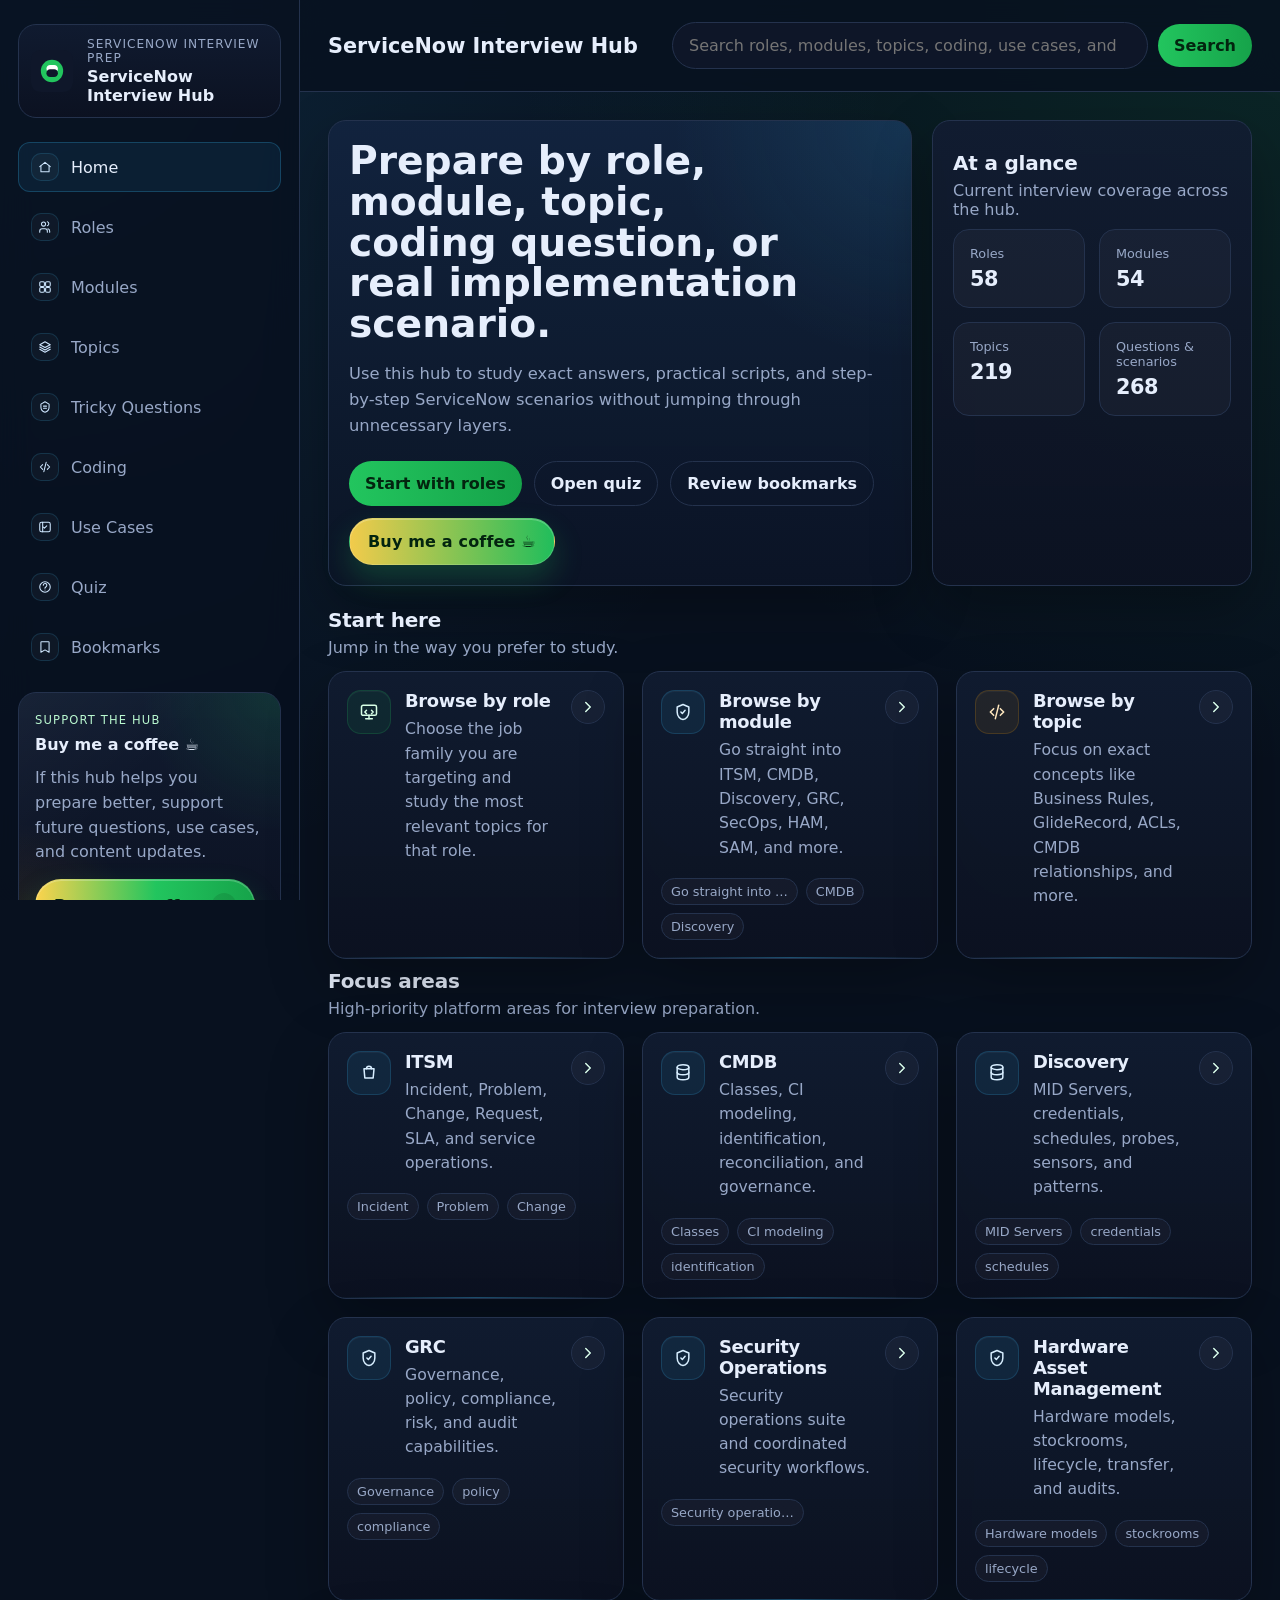
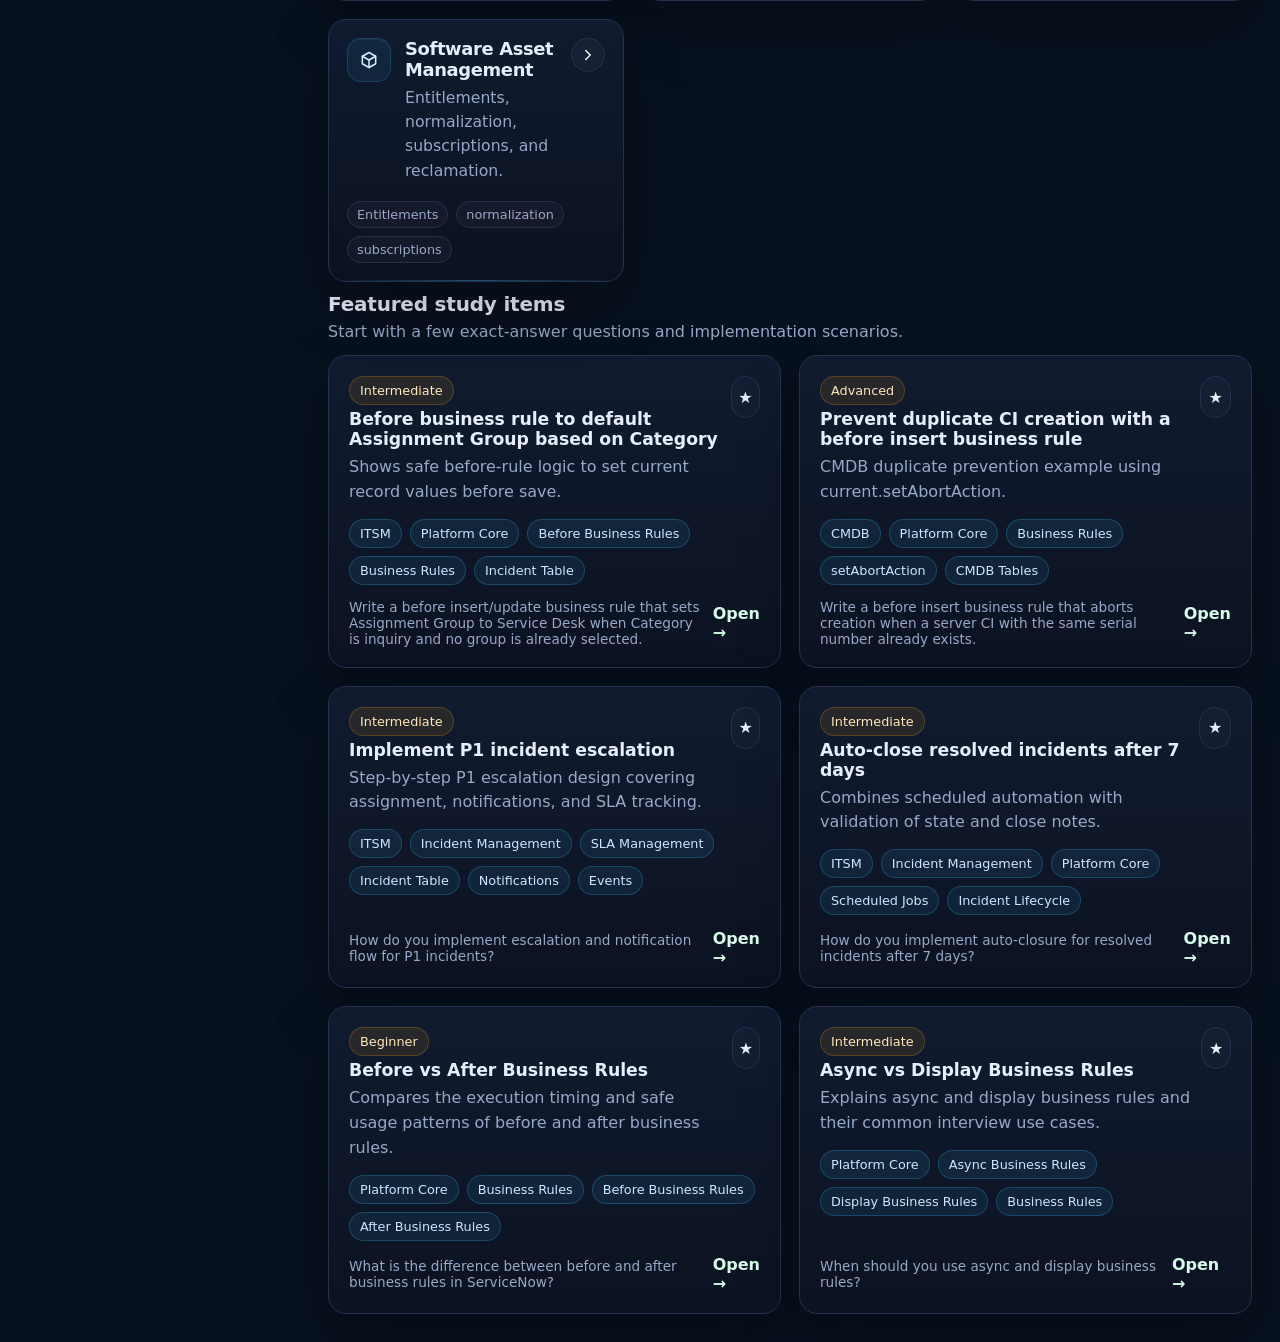
<file: index.html>
<!DOCTYPE html>
<html lang="en">
<head>
  <meta charset="UTF-8" />
  <meta name="viewport" content="width=device-width, initial-scale=1.0" />
  <title>ServiceNow Interview Hub</title>
  <meta name="description" content="ServiceNow interview hub with roles, modules, topics, coding questions, use cases, quiz mode, bookmarks, and analytics." />
  <meta name="theme-color" content="#0b1220" />

  <meta property="og:title" content="ServiceNow Interview Hub" />
  <meta property="og:description" content="Structured ServiceNow interview prep with focused topics, interview questions, quizzes, and tricky scenarios." />
  <meta property="og:image" content="https://tejaswi2299.github.io/ServiceNow_Interview_Hub/assets/images/servicenow-preview.png" />
  <meta property="og:url" content="https://tejaswi2299.github.io/ServiceNow_Interview_Hub/" />
  <meta property="og:type" content="website" />
  <meta property="og:site_name" content="ServiceNow Interview Hub" />

  <meta name="twitter:card" content="summary_large_image" />
  <meta name="twitter:title" content="ServiceNow Interview Hub" />
  <meta name="twitter:description" content="Structured ServiceNow interview prep with focused topics, interview questions, quizzes, and tricky scenarios." />
  <meta name="twitter:image" content="https://tejaswi2299.github.io/ServiceNow_Interview_Hub/assets/images/servicenow-preview.png" />

  <!-- This is a comment
<link rel="icon" href="assets/images/favicon.ico" />  -->
  <link rel="icon" href="assets/images/servicenow-logo.svg" type="image/svg+xml" />
  <link rel="stylesheet" href="assets/css/styles.css" />
  <link rel="stylesheet" href="assets/css/theme.css" />
  <link rel="stylesheet" href="assets/css/responsive.css" />
  <script async src="https://www.googletagmanager.com/gtag/js?id=G-YMEYJNYHR7"></script>
  <script>
    window.dataLayer = window.dataLayer || [];
    function gtag(){dataLayer.push(arguments);}
    gtag('js', new Date());
    gtag('config', 'G-YMEYJNYHR7');
  </script>
</head>
<body>
  <div class="app-shell">
    <aside class="sidebar">
      <a class="brand" href="#/home" aria-label="ServiceNow Interview Hub home">
        <img src="assets/images/servicenow-logo.svg" alt="ServiceNow Interview Hub logo" class="brand-logo" />
        <div class="brand-copy">
          <span class="brand-eyebrow">ServiceNow interview prep</span>
          <strong>ServiceNow Interview Hub</strong>
        </div>
      </a>

      <nav class="sidebar-nav" aria-label="Primary">
        <a data-nav-link href="#/home"><span class="nav-link-content"><span class="nav-icon"><svg viewBox="0 0 24 24" fill="none" stroke="currentColor" stroke-width="1.8" stroke-linecap="round" stroke-linejoin="round"><path d="M3 11.5 12 4l9 7.5"/><path d="M5 10.5V20h14v-9.5"/></svg></span><span>Home</span></span></a>
        <a data-nav-link href="#/roles"><span class="nav-link-content"><span class="nav-icon"><svg viewBox="0 0 24 24" fill="none" stroke="currentColor" stroke-width="1.8" stroke-linecap="round" stroke-linejoin="round"><path d="M16 21v-2a4 4 0 0 0-4-4H7a4 4 0 0 0-4 4v2"/><circle cx="9.5" cy="7" r="3.5"/><path d="M20 21v-2a4 4 0 0 0-3-3.87"/><path d="M16 3.13a3.5 3.5 0 0 1 0 6.74"/></svg></span><span>Roles</span></span></a>
        <a data-nav-link href="#/modules"><span class="nav-link-content"><span class="nav-icon"><svg viewBox="0 0 24 24" fill="none" stroke="currentColor" stroke-width="1.8" stroke-linecap="round" stroke-linejoin="round"><rect x="3" y="3" width="8" height="8" rx="2"/><rect x="13" y="3" width="8" height="8" rx="2"/><rect x="3" y="13" width="8" height="8" rx="2"/><rect x="13" y="13" width="8" height="8" rx="2"/></svg></span><span>Modules</span></span></a>
        <a data-nav-link href="#/topics"><span class="nav-link-content"><span class="nav-icon"><svg viewBox="0 0 24 24" fill="none" stroke="currentColor" stroke-width="1.8" stroke-linecap="round" stroke-linejoin="round"><path d="M12 3 3 8l9 5 9-5-9-5Z"/><path d="m3 12 9 5 9-5"/><path d="m3 16 9 5 9-5"/></svg></span><span>Topics</span></span></a>
        <a data-nav-link href="#/tricky"><span class="nav-link-content"><span class="nav-icon"><svg viewBox="0 0 24 24" fill="none" stroke="currentColor" stroke-width="1.8" stroke-linecap="round" stroke-linejoin="round"><path d="M12 3l7 4v5c0 4.4-2.7 7.8-7 9-4.3-1.2-7-4.6-7-9V7l7-4Z"/><path d="M9.5 10.5h5"/><path d="M9.5 14h5"/></svg></span><span>Tricky Questions</span></span></a>
        <a data-nav-link href="#/coding"><span class="nav-link-content"><span class="nav-icon"><svg viewBox="0 0 24 24" fill="none" stroke="currentColor" stroke-width="1.8" stroke-linecap="round" stroke-linejoin="round"><path d="m8 16-4-4 4-4"/><path d="m16 8 4 4-4 4"/><path d="m14 4-4 16"/></svg></span><span>Coding</span></span></a>
        <a data-nav-link href="#/use-cases"><span class="nav-link-content"><span class="nav-icon"><svg viewBox="0 0 24 24" fill="none" stroke="currentColor" stroke-width="1.8" stroke-linecap="round" stroke-linejoin="round"><path d="M9 12l2 2 4-4"/><rect x="3" y="4" width="18" height="16" rx="3"/><path d="M8 4v16"/></svg></span><span>Use Cases</span></span></a>
        <a data-nav-link href="#/quiz"><span class="nav-link-content"><span class="nav-icon"><svg viewBox="0 0 24 24" fill="none" stroke="currentColor" stroke-width="1.8" stroke-linecap="round" stroke-linejoin="round"><circle cx="12" cy="12" r="9"/><path d="M9.09 9a3 3 0 1 1 5.82 1c0 2-3 2-3 4"/><path d="M12 17h.01"/></svg></span><span>Quiz</span></span></a>
        <a data-nav-link href="#/bookmarks"><span class="nav-link-content"><span class="nav-icon"><svg viewBox="0 0 24 24" fill="none" stroke="currentColor" stroke-width="1.8" stroke-linecap="round" stroke-linejoin="round"><path d="M6 3h12a1 1 0 0 1 1 1v17l-7-4-7 4V4a1 1 0 0 1 1-1Z"/></svg></span><span>Bookmarks</span></span></a>
      </nav>

      <section class="sidebar-panel support-cta-panel" aria-label="Support this project">
        <span class="support-kicker">Support the hub</span>
        <h3>Buy me a coffee ☕</h3>
        <p>If this hub helps you prepare better, support future questions, use cases, and content updates.</p>
        <a
          class="cashapp-button"
          href="https://cash.app/$TEJASWIREDDYAnapalli"
          target="_blank"
          rel="noopener noreferrer"
          data-support-link="cashapp"
          aria-label="Buy me a coffee on Cash App"
        >
          <span class="cashapp-button-text">Buy me a coffee</span>
          <span class="cashapp-button-icon" aria-hidden="true">↗</span>
        </a>
      </section>
    </aside>

    <div class="main-shell">
      <header class="topbar">
        <div class="topbar-left">
          <button class="mobile-nav-toggle" id="mobile-nav-toggle" aria-label="Toggle navigation">☰</button>
          <div>
            <p class="eyebrow">ServiceNow interview prep</p>
            <h1 id="page-title">ServiceNow Interview Hub</h1>
          </div>
        </div>

        <form id="global-search-form" class="global-search" role="search">
          <input id="global-search-input" type="search" placeholder="Search roles, modules, topics, coding, use cases, and tricky concepts..." aria-label="Search the interview hub" />
          <button type="submit">Search</button>
        </form>
      </header>

      <main id="app-main" class="page-content" aria-live="polite">
        <section class="loading-state card">
          <h2>Loading interview hub…</h2>
          <p>Preparing roles, modules, topics, coding questions, use cases, quiz data, and bookmarks.</p>
        </section>
      </main>
    </div>
  </div>

  <script type="module" src="assets/js/app.js"></script>
</body>
</html>
</file>
<file: assets/css/styles.css>
:root{
  --bg:#08111f;
  --surface:#0f172a;
  --surface-2:#111c31;
  --surface-3:#16243f;
  --border:#24324d;
  --text:#e6eefc;
  --muted:#98a8c7;
  --accent:#22c55e;
  --accent-2:#38bdf8;
  --accent-3:#f59e0b;
  --danger:#f87171;
  --shadow:0 24px 60px rgba(0,0,0,.28);
  --radius:18px;
  --radius-sm:12px;
  --max-width:1400px;
}
*{box-sizing:border-box}
html,body{margin:0;padding:0}
body{
  font-family:Inter, ui-sans-serif, system-ui, -apple-system, BlinkMacSystemFont, "Segoe UI", sans-serif;
  color:var(--text);
  background:
    radial-gradient(circle at top left, rgba(56,189,248,.12), transparent 28%),
    radial-gradient(circle at top right, rgba(34,197,94,.12), transparent 24%),
    var(--bg);
  min-height:100vh;
}
a{color:inherit;text-decoration:none}
button,input,select,textarea{font:inherit}
button{cursor:pointer}
img{max-width:100%;display:block}
code,pre{font-family:ui-monospace,SFMono-Regular,Menlo,Monaco,Consolas,monospace}
.app-shell{display:grid;grid-template-columns:300px minmax(0,1fr);min-height:100vh}
.sidebar{
  position:sticky;top:0;height:100vh;overflow:auto;
  border-right:1px solid var(--border);
  background:rgba(8,17,31,.82);
  backdrop-filter:blur(16px);
  padding:24px 18px;
}
.brand{
  display:flex;gap:14px;align-items:center;margin-bottom:24px;
  padding:14px;border:1px solid var(--border);border-radius:var(--radius);
  background:linear-gradient(180deg, rgba(17,28,49,.9), rgba(12,18,33,.9));
}
.brand-logo{width:54px;height:54px}
.brand-copy{display:flex;flex-direction:column;gap:2px}
.brand-eyebrow{color:var(--muted);font-size:.76rem;text-transform:uppercase;letter-spacing:.08em}
.brand strong{font-size:1.05rem}
.sidebar-nav{display:grid;gap:8px}
.sidebar-nav a{
  padding:12px 14px;border-radius:12px;color:var(--muted);
  border:1px solid transparent;transition:.2s ease;
}
.sidebar-nav a:hover,.sidebar-nav a.active{
  color:var(--text);
  border-color:rgba(56,189,248,.24);
  background:rgba(56,189,248,.08);
}

.nav-link-content{display:flex;align-items:center;gap:12px;min-width:0}
.nav-icon{
  display:inline-flex;align-items:center;justify-content:center;
  width:34px;height:34px;border-radius:12px;
  border:1px solid rgba(56,189,248,.16);
  background:rgba(255,255,255,.03);color:#cfe7ff;flex:0 0 auto;
}
.nav-icon svg{width:18px;height:18px}
.entity-card{
  position:relative;overflow:hidden;
  background:
    radial-gradient(circle at top right, rgba(56,189,248,.08), transparent 32%),
    linear-gradient(180deg, rgba(17,28,49,.96), rgba(12,18,33,.98));
}
.entity-card::after{
  content:'';position:absolute;inset:auto 0 0 0;height:1px;
  background:linear-gradient(90deg, transparent, rgba(56,189,248,.36), transparent);
}
.entity-card-top{display:flex;align-items:flex-start;gap:14px}
.entity-icon-wrap{
  width:52px;height:52px;border-radius:16px;display:inline-flex;align-items:center;justify-content:center;
  border:1px solid rgba(56,189,248,.18);background:rgba(56,189,248,.08);color:#d7eeff;flex:0 0 auto;
  box-shadow:inset 0 1px 0 rgba(255,255,255,.04);
}
.entity-icon-wrap.role{background:rgba(34,197,94,.08);border-color:rgba(34,197,94,.18);color:#d7ffe6}
.entity-icon-wrap.module{background:rgba(56,189,248,.08);border-color:rgba(56,189,248,.18)}
.entity-icon-wrap.topic{background:rgba(245,158,11,.08);border-color:rgba(245,158,11,.18);color:#ffe8bf}
.entity-icon{width:24px;height:24px}
.entity-copy{min-width:0}
.entity-copy h3,.entity-copy h2{margin:8px 0 6px}
.entity-metrics{display:flex;flex-wrap:wrap;gap:10px;margin-top:8px}
.metric-pill{
  display:inline-flex;align-items:flex-end;gap:8px;padding:10px 12px;border-radius:14px;
  background:rgba(255,255,255,.035);border:1px solid var(--border);min-width:92px;
}
.metric-pill strong{font-size:1rem;line-height:1;color:var(--text)}
.metric-pill span{font-size:.78rem;color:var(--muted);line-height:1.1}
.metric-pill.green{background:rgba(34,197,94,.08);border-color:rgba(34,197,94,.18)}
.entity-detail-hero{margin-bottom:18px}
.entity-detail-hero .entity-icon-wrap{width:60px;height:60px;border-radius:18px}
.entity-detail-hero .entity-copy h2{font-size:1.4rem}
.stat-tile strong{letter-spacing:-.02em}

.sidebar-panel{
  margin-top:20px;padding:16px;border-radius:var(--radius);
  background:rgba(15,23,42,.92);border:1px solid var(--border);
}
.sidebar-panel h3{margin:0 0 12px;font-size:1rem}
.mini-stats{display:grid;grid-template-columns:1fr 1fr;gap:10px}
.mini-stats div{
  border:1px solid var(--border);border-radius:12px;padding:10px;
  background:rgba(255,255,255,.02);
}
.mini-stats span{display:block;color:var(--muted);font-size:.82rem}
.mini-stats strong{display:block;margin-top:4px;font-size:1rem}
.main-shell{min-width:0}
.topbar{
  display:flex;align-items:center;justify-content:space-between;gap:20px;
  padding:22px 28px;border-bottom:1px solid var(--border);
  position:sticky;top:0;z-index:10;background:rgba(8,17,31,.84);backdrop-filter:blur(16px);
}
.topbar-left{display:flex;align-items:center;gap:14px}
.mobile-nav-toggle{
  display:none;border:1px solid var(--border);background:var(--surface);color:var(--text);
  padding:10px 12px;border-radius:12px
}
.eyebrow{
  margin:0 0 4px;color:var(--muted);font-size:.72rem;
  text-transform:uppercase;letter-spacing:.08em
}
.topbar h1{margin:0;font-size:1.3rem}
.global-search{display:flex;gap:10px;align-items:center;min-width:min(580px,100%)}
.global-search input{
  width:100%;padding:13px 16px;border-radius:999px;border:1px solid var(--border);
  background:rgba(15,23,42,.95);color:var(--text)
}
.global-search button,.button-link,.button{
  border:none;border-radius:999px;padding:12px 16px;font-weight:600;
  background:linear-gradient(90deg, var(--accent), #16a34a);color:#03240f
}
.button.secondary{
  background:transparent;border:1px solid var(--border);color:var(--text)
}
.button-link{display:inline-flex;align-items:center;justify-content:center}
.page-content{
  max-width:var(--max-width);padding:28px;margin:0 auto;
}
.grid{display:grid;gap:18px}
.grid.cards-2{grid-template-columns:repeat(2,minmax(0,1fr))}
.grid.cards-3{grid-template-columns:repeat(3,minmax(0,1fr))}
.grid.cards-4{grid-template-columns:repeat(4,minmax(0,1fr))}
.card{
  background:linear-gradient(180deg, rgba(17,28,49,.92), rgba(12,18,33,.95));
  border:1px solid var(--border);border-radius:var(--radius);padding:20px;
  box-shadow:var(--shadow)
}
.card h2,.card h3,.card h4{margin-top:0}
.card p:last-child{margin-bottom:0}
.hero{
  display:grid;grid-template-columns:1.6fr 1fr;gap:20px;align-items:stretch;margin-bottom:22px
}
.hero-copy h2{font-size:2rem;line-height:1.08;margin-bottom:10px}
.hero-copy p{color:var(--muted);font-size:1.02rem;line-height:1.6}
.hero-actions{display:flex;flex-wrap:wrap;gap:12px;margin-top:18px}
.stat-grid{display:grid;grid-template-columns:repeat(2,minmax(0,1fr));gap:14px}
.stat-tile{
  padding:16px;border-radius:16px;background:rgba(255,255,255,.03);border:1px solid var(--border)
}
.stat-tile span{display:block;color:var(--muted);font-size:.8rem}
.stat-tile strong{display:block;margin-top:6px;font-size:1.45rem}
.section-header{
  display:flex;align-items:end;justify-content:space-between;gap:18px;margin:10px 0 14px
}
.section-header h2{margin:0;font-size:1.25rem}
.section-header p{margin:6px 0 0;color:var(--muted)}
.badges,.meta-inline{display:flex;gap:8px;flex-wrap:wrap}
.badge{
  display:inline-flex;align-items:center;gap:6px;
  border:1px solid rgba(56,189,248,.24);
  color:#cce7ff;background:rgba(56,189,248,.09);
  border-radius:999px;padding:6px 10px;font-size:.8rem
}
.badge.green{border-color:rgba(34,197,94,.24);background:rgba(34,197,94,.1);color:#cbfce0}
.badge.orange{border-color:rgba(245,158,11,.24);background:rgba(245,158,11,.1);color:#ffe7bc}
.badge.red{border-color:rgba(248,113,113,.24);background:rgba(248,113,113,.1);color:#ffd0d0}
.item-card{
  display:flex;flex-direction:column;gap:14px;min-height:100%
}
.item-card .title-row{
  display:flex;justify-content:space-between;gap:10px;align-items:start
}
.item-card h3{margin:0 0 6px;font-size:1.08rem}
.item-card p{margin:0;color:var(--muted);line-height:1.55}
.item-card .footer-row{
  margin-top:auto;display:flex;justify-content:space-between;align-items:center;gap:12px
}
.entity-card-footer{justify-content:flex-end}
.link-arrow{font-weight:600;color:#d8fcea}
.chevron-link{
  width:40px;height:40px;border-radius:999px;display:inline-flex;align-items:center;justify-content:center;
  border:1px solid var(--border);background:rgba(255,255,255,.03);color:#d8fcea
}
.chevron-link:hover{border-color:rgba(56,189,248,.35);background:rgba(56,189,248,.08)}
.card-chevron-icon{width:18px;height:18px}
.icon-button{
  width:42px;height:42px;border-radius:999px;border:1px solid var(--border);
  background:rgba(255,255,255,.02);color:var(--text)
}
.icon-button.active{border-color:rgba(245,158,11,.38);background:rgba(245,158,11,.12)}
.filters{
  display:grid;grid-template-columns:repeat(5,minmax(0,1fr));gap:12px;margin-bottom:18px
}
.filters label{display:flex;flex-direction:column;gap:8px;color:var(--muted);font-size:.85rem}
.filters select,.filters input{
  border-radius:12px;border:1px solid var(--border);background:var(--surface);color:var(--text);
  padding:12px 14px
}
.breadcrumbs{display:flex;gap:8px;flex-wrap:wrap;color:var(--muted);font-size:.92rem;margin-bottom:14px}
.breadcrumbs span.sep{opacity:.5}
.detail-layout{display:grid;grid-template-columns:minmax(0,1.4fr) 340px;gap:18px}
.detail-section{margin-bottom:18px}
.detail-section h3{margin:0 0 10px;font-size:1rem}
.detail-section ul,.detail-section ol{padding-left:1.1rem;color:var(--muted);line-height:1.7}
.detail-section li + li{margin-top:8px}
.detail-answer{
  color:var(--text);line-height:1.7;font-size:1rem;
  padding:16px;border-radius:16px;background:rgba(34,197,94,.08);border:1px solid rgba(34,197,94,.22)
}
pre.code-block{
  margin:0;padding:16px;overflow:auto;border-radius:16px;
  background:#08101d;border:1px solid var(--border);color:#d7e5ff
}
.two-col{display:grid;grid-template-columns:repeat(2,minmax(0,1fr));gap:18px}
.empty-state{text-align:center;padding:34px}
.empty-state p{color:var(--muted)}

.page-back-wrap{margin:0 0 14px 0}
.page-back-button{
  display:inline-flex;
  align-items:center;
  gap:8px;
  min-height:42px;
  padding:10px 16px;
  border-radius:12px;
  border:1px solid rgba(116,159,255,.22);
  background:rgba(10,22,48,.82);
  color:var(--text);
  font-weight:600;
  cursor:pointer;
  transition:all .18s ease;
  box-shadow:0 8px 24px rgba(0,0,0,.18);
}
.page-back-button:hover{
  border-color:rgba(116,159,255,.45);
  transform:translateY(-1px);
  background:rgba(14,30,60,.96);
}
.page-back-button:focus-visible{
  outline:2px solid rgba(77,208,225,.9);
  outline-offset:2px;
}

.quiz-shell{display:grid;gap:18px}
.quiz-question h3{margin:0 0 10px}
.quiz-choices{display:grid;gap:12px;margin-top:16px}
.quiz-choice{
  width:100%;text-align:left;border:1px solid var(--border);background:rgba(255,255,255,.02);
  color:var(--text);padding:14px 16px;border-radius:16px
}
.quiz-choice.selected{border-color:rgba(56,189,248,.45);background:rgba(56,189,248,.1)}
.quiz-progress{display:flex;justify-content:space-between;align-items:center;color:var(--muted);margin-bottom:10px}
.result-list{display:grid;gap:12px}
.result-item{padding:14px;border-radius:16px;border:1px solid var(--border);background:rgba(255,255,255,.02)}
.search-results{display:grid;gap:14px}
.search-result{padding:16px;border-radius:16px;border:1px solid var(--border);background:rgba(255,255,255,.02)}
.search-result h3{margin:0 0 8px}
.small{font-size:.85rem;color:var(--muted)}
.coverage-list{display:grid;gap:12px}
.coverage-row{display:flex;justify-content:space-between;gap:14px;align-items:center;padding:12px 14px;border:1px solid var(--border);border-radius:14px;background:rgba(255,255,255,.02)}
.loading-state,.narrow{max-width:720px;margin:0 auto}
.simple-page{display:grid;place-items:center;padding:30px}
.table-list{display:grid;gap:10px}
.table-list div{padding:12px 14px;border-radius:12px;background:rgba(255,255,255,.03);border:1px solid var(--border)}
hr.soft{border:none;border-top:1px solid var(--border);margin:18px 0}
.notice{
  padding:14px 16px;border-radius:16px;
  background:rgba(245,158,11,.1);border:1px solid rgba(245,158,11,.22);color:#ffe8bb
}


/* Wave 2 enterprise refresh */
.topbar{overflow:hidden}
.topbar-left{min-width:0}
.topbar h1{white-space:nowrap;overflow:hidden;text-overflow:ellipsis;max-width:100%}
.page-banner{margin-bottom:18px}
.accent-panel{
  background:
    radial-gradient(circle at top right, rgba(56,189,248,.12), transparent 32%),
    linear-gradient(180deg, rgba(18,35,62,.96), rgba(11,20,37,.98));
}
.enterprise-hero .card{min-height:100%}
.domain-grid{align-items:stretch}
.domain-card{
  border:1px solid rgba(56,189,248,.16);
  border-radius:16px;
  padding:16px;
  background:linear-gradient(180deg, rgba(255,255,255,.035), rgba(255,255,255,.015));
}
.domain-card h3{margin:8px 0 6px}
.domain-card p{margin:0;color:var(--muted)}
.notice{
  margin-top:18px;
  border:1px solid rgba(245,158,11,.22);
  background:rgba(245,158,11,.08);
  color:#ffe7bc;
  border-radius:16px;
  padding:16px 18px;
}
.coverage-row span:first-child{padding-right:14px}
.global-search input:focus,.filters select:focus,.filters input:focus{
  outline:none;
  border-color:rgba(56,189,248,.42);
  box-shadow:0 0 0 4px rgba(56,189,248,.10);
}
.item-card,.domain-card,.stat-tile,.sidebar-panel,.brand{transition:transform .18s ease,border-color .18s ease,background .18s ease}
.item-card:hover,.domain-card:hover,.stat-tile:hover{transform:translateY(-2px);border-color:rgba(56,189,248,.26)}
.section-header h2{letter-spacing:-.01em}
@media (max-width: 640px){
  .page-banner .stat-grid{grid-template-columns:1fr}
  .topbar h1{font-size:1.15rem}
}


.support-cta-panel{
  position:relative;
  overflow:hidden;
  background:
    radial-gradient(circle at top right, rgba(34,197,94,.14), transparent 38%),
    radial-gradient(circle at bottom left, rgba(245,158,11,.12), transparent 34%),
    linear-gradient(180deg, rgba(17,28,49,.96), rgba(12,18,33,.98));
}
.support-cta-panel::before{
  content:'';
  position:absolute;
  inset:0;
  pointer-events:none;
  background:linear-gradient(135deg, rgba(255,255,255,.03), transparent 40%);
}
.support-kicker{
  display:inline-flex;
  margin-bottom:8px;
  color:#b8f8cf;
  font-size:.72rem;
  text-transform:uppercase;
  letter-spacing:.1em;
}
.support-cta-panel p{
  color:var(--muted);
  line-height:1.55;
  margin:0 0 14px;
}
.cashapp-button,
.support-button{
  position:relative;
  display:inline-flex;
  align-items:center;
  justify-content:center;
  gap:10px;
  border-radius:999px;
  padding:13px 18px;
  font-weight:700;
  letter-spacing:.01em;
  color:#03240f;
  background:linear-gradient(90deg, #fcd34d, #22c55e 55%, #16a34a);
  box-shadow:0 14px 30px rgba(34,197,94,.24), inset 0 1px 0 rgba(255,255,255,.24);
  border:1px solid rgba(255,255,255,.15);
  transition:transform .18s ease, box-shadow .18s ease, filter .18s ease;
}
.cashapp-button:hover,
.support-button:hover{
  transform:translateY(-1px);
  filter:saturate(1.04);
  box-shadow:0 18px 34px rgba(34,197,94,.28), inset 0 1px 0 rgba(255,255,255,.28);
}
.cashapp-button:focus-visible,
.support-button:focus-visible{
  outline:2px solid rgba(255,255,255,.75);
  outline-offset:3px;
}
.cashapp-button-text{white-space:nowrap}
.cashapp-button-icon{
  display:inline-flex;
  align-items:center;
  justify-content:center;
  width:24px;
  height:24px;
  border-radius:999px;
  background:rgba(3,36,15,.12);
  color:#03240f;
  font-size:.95rem;
}
.hero-actions .support-button{
  background:linear-gradient(90deg, rgba(252,211,77,.96), rgba(34,197,94,.96));
}


/* UX cleanup pass */
.sidebar-nav{gap:10px}
.sidebar-nav a{padding:10px 12px}
.nav-icon{width:28px;height:28px;border-radius:10px}
.nav-icon svg{width:14px;height:14px}
.brand{padding:12px}
.brand-logo{width:42px;height:42px}
.brand strong{font-size:1rem}
.main-shell .topbar .eyebrow{display:none}
.entity-card-link{display:flex;flex-direction:column;gap:14px;min-height:220px}
.entity-card-head{display:flex;justify-content:space-between;align-items:flex-start;gap:12px}
.entity-copy.compact h3{font-size:1.25rem;letter-spacing:-.02em}
.entity-copy.compact p{font-size:.98rem;color:var(--muted)}
.entity-open-chip{width:36px;height:36px;border-radius:999px;display:inline-flex;align-items:center;justify-content:center;border:1px solid var(--border);background:rgba(255,255,255,.03);color:#d8fcea;flex:0 0 auto}
.badge.subtle{background:rgba(255,255,255,.03);border-color:var(--border);color:var(--muted)}
.clean-banner{margin-bottom:18px}
.clean-banner-head{display:flex;align-items:flex-start;gap:14px}
.clean-banner-head h2{margin:0 0 6px;font-size:1.8rem}
.clean-banner-head p{margin:0;color:var(--muted)}
.clean-banner-icon{width:52px;height:52px;border-radius:16px;display:inline-flex;align-items:center;justify-content:center;background:rgba(56,189,248,.08);border:1px solid rgba(56,189,248,.18);color:#d7eeff;flex:0 0 auto}
.clean-banner-icon .entity-icon{width:24px;height:24px}
.home-hero-simple .hero-copy h2{font-size:2.15rem;max-width:14ch}
.compact-header{margin-bottom:10px}
.simple-stats .stat-tile strong{font-size:1.3rem}
.compact-detail-hero{margin-bottom:20px}
.role-module-pills{margin-top:14px}
.accordion-stack{display:grid;gap:14px}
.study-accordion{border:1px solid var(--border);border-radius:18px;background:linear-gradient(180deg, rgba(17,28,49,.92), rgba(10,16,30,.96));overflow:hidden}
.study-accordion summary{list-style:none;cursor:pointer;display:flex;align-items:center;justify-content:space-between;gap:14px;padding:16px 18px}
.study-accordion summary::-webkit-details-marker{display:none}
.accordion-summary-left{display:flex;align-items:center;gap:14px;min-width:0}
.accordion-summary-left strong{display:block;font-size:1.05rem}
.accordion-summary-left small{display:block;margin-top:2px;color:var(--muted)}
.accordion-icon-wrap{width:34px;height:34px;border-radius:10px;display:inline-flex;align-items:center;justify-content:center;border:1px solid rgba(56,189,248,.18);background:rgba(56,189,248,.08);color:#d7eeff;flex:0 0 auto}
.accordion-icon{width:16px;height:16px}
.accordion-caret{color:var(--muted);transition:transform .18s ease}
.study-accordion[open] .accordion-caret{transform:rotate(180deg)}
.accordion-panel{padding:0 16px 16px;display:grid;gap:10px;border-top:1px solid rgba(255,255,255,.04)}
.study-row{display:flex;align-items:center;justify-content:space-between;gap:14px;padding:12px 14px;border:1px solid var(--border);border-radius:14px;background:rgba(255,255,255,.02)}
.study-row:hover{border-color:rgba(56,189,248,.28);background:rgba(56,189,248,.05)}
.study-row-main{display:flex;align-items:center;gap:10px;min-width:0}
.study-row-title{font-weight:600;line-height:1.35}
.study-row-icon{width:28px;height:28px;border-radius:8px;display:inline-flex;align-items:center;justify-content:center;background:rgba(255,255,255,.03);border:1px solid var(--border);color:#d7eeff;flex:0 0 auto}
.study-mini-icon{width:14px;height:14px}
.study-row-meta{display:flex;align-items:center;gap:8px;flex-wrap:wrap;justify-content:flex-end}
.entity-card .badges{margin-bottom:6px}
.entity-card .badge{padding:5px 9px}
.coverage-list,.coverage-row,.sidebar-panel#sidebar-stats{display:none}
@media (max-width: 940px){
  .entity-card-link{min-height:unset}
  .home-hero-simple .hero-copy h2{max-width:none;font-size:1.8rem}
}
@media (max-width: 640px){
  .clean-banner-head{align-items:flex-start}
  .study-row{flex-direction:column;align-items:flex-start}
  .study-row-meta{justify-content:flex-start}
}


/* Final UX mapping + visual polish */
.entity-card-link{min-height:unset;padding:18px}
.entity-card-inline{display:grid;grid-template-columns:auto minmax(0,1fr) auto;align-items:flex-start;gap:14px}
.inline-copy h3,.inline-copy h2{margin:0 0 6px}
.inline-copy p{margin:0;color:var(--muted);line-height:1.55}
.entity-card .entity-tags{margin-top:4px}
.entity-card .entity-icon-wrap{width:44px;height:44px;border-radius:14px}
.entity-card .entity-icon{width:20px;height:20px}
.entity-open-chip{width:34px;height:34px}
.entity-copy.compact h3{font-size:1.12rem}
.clean-detail-hero .entity-icon-wrap{width:54px;height:54px;border-radius:16px}
.clean-detail-hero .inline-copy h2{font-size:1.45rem;letter-spacing:-.02em}
.topic-nav-grid .entity-card .entity-tags{display:none}
.home-hero-simple{grid-template-columns:minmax(0,1.85fr) minmax(320px,.95fr);align-items:stretch}
.home-hero-simple .hero-copy h2{font-size:2.45rem;max-width:17ch;line-height:1.04}
.home-hero-simple .hero-copy p{max-width:58ch}
.home-hero-simple .hero-actions{margin-top:22px}
.item-card .badges{margin-bottom:4px}
.study-row-meta .badge{min-width:90px;justify-content:center}
@media (max-width: 1100px){
  .home-hero-simple{grid-template-columns:1fr}
}
@media (max-width: 940px){
  .home-hero-simple .hero-copy h2{max-width:none;font-size:2rem}
  .entity-card-inline{grid-template-columns:auto minmax(0,1fr) auto}
}


.filters input[type="search"]{
  width:100%;
}

@media (min-width: 981px){
  .filters[data-filter-form^="/roles/"],
  .filters[data-filter-form^="/modules/"],
  .filters[data-filter-form="/roles"],
  .filters[data-filter-form="/modules"]{
    grid-template-columns: minmax(280px, 520px);
    justify-content:start;
  }
}
</file>
<file: assets/css/theme.css>
::selection{background:rgba(56,189,248,.28);color:#fff}
a:hover{opacity:.98}
::-webkit-scrollbar{width:10px;height:10px}
::-webkit-scrollbar-track{background:#09101d}
::-webkit-scrollbar-thumb{background:#23324f;border-radius:999px}
.muted{color:var(--muted)}
.accent{color:#abf5c2}
.surface{background:var(--surface)}
.align-right{text-align:right}
.hidden{display:none !important}
</file>
<file: assets/css/responsive.css>
@media (max-width: 1180px){
  .hero{grid-template-columns:1fr}
  .detail-layout{grid-template-columns:1fr}
  .grid.cards-4{grid-template-columns:repeat(3,minmax(0,1fr))}
  .filters{grid-template-columns:repeat(3,minmax(0,1fr))}
}
@media (max-width: 940px){
  .app-shell{grid-template-columns:1fr}
  .sidebar{
    position:fixed;left:0;top:0;bottom:0;width:300px;z-index:40;
    transform:translateX(-100%);transition:transform .25s ease
  }
  .sidebar.open{transform:translateX(0)}
  .mobile-nav-toggle{display:inline-flex}
  .topbar{padding:18px}
  .page-content{padding:18px}
  .grid.cards-4,.grid.cards-3,.grid.cards-2,.two-col{grid-template-columns:1fr}
  .filters{grid-template-columns:1fr 1fr}
  .global-search{min-width:0}
}
@media (max-width: 640px){
  .topbar{flex-direction:column;align-items:stretch}
  .topbar-left{justify-content:space-between}
  .filters{grid-template-columns:1fr}
  .hero-copy h2{font-size:1.55rem}
}

@media (max-width: 640px){
  .topbar-left{display:grid;grid-template-columns:auto 1fr;align-items:start;gap:12px}
  .global-search button{width:100%}
}
</file>
